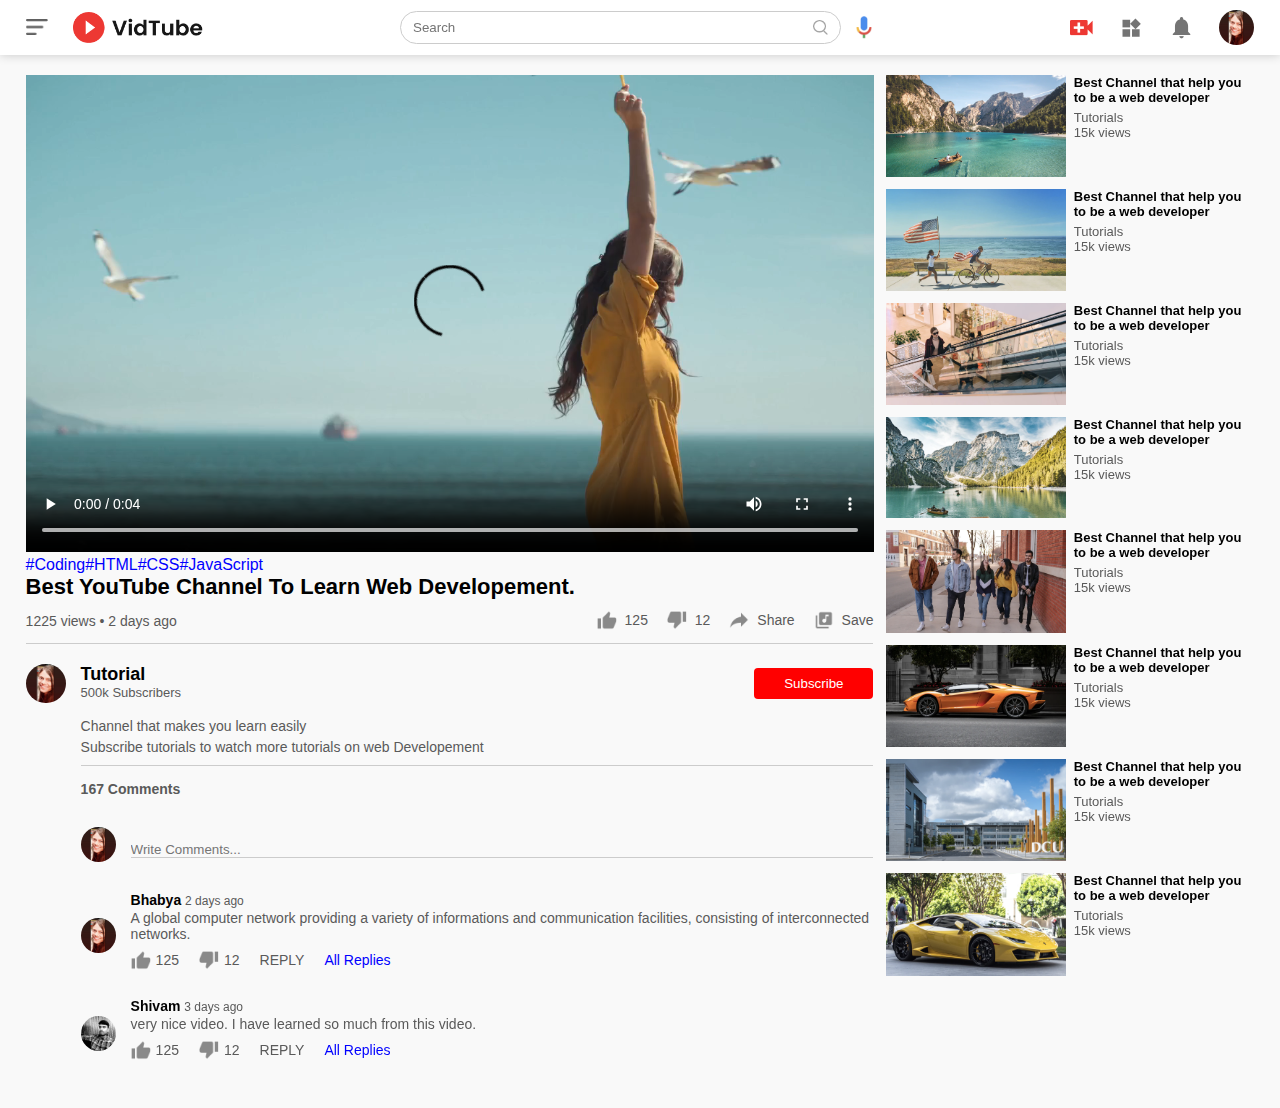
<file: play-video.html>
<!DOCTYPE html>
<html lang="en">
<head>
    <meta charset="UTF-8">
    <meta http-equiv="X-UA-Compatible" content="IE=edge">
    <meta name="viewport" content="width=device-width, initial-scale=1.0">
    <title>Play Video</title>
    <link rel="stylesheet" href="style.css">
</head>
<body>
    <nav class="flex-div">
        <div class="nav-left flex-div">
            <img src="menu.png" alt="menu" class="menu-icon">
            <img src="logo.png" alt="logo" class="logo">
        </div>
        <div class="nav-middle flex-div">
            <div class="search-box flex-div">
                <input type="text" placeholder="Search">
                <img src="search.png" alt="search">
            </div>
            <img src="voice-search.png" alt="voice" class="mic-icon">
        </div>
        <div class="nav-right flex-div">
            <img src="upload.png" alt="upload">
            <img src="more.png" alt="more">
            <img src="notification.png" alt="notification">
            <img src="Jack.jpeg" alt="user" class="user-icon">
        </div>
    </nav>

    <div class="container play-container">
        <div class="row">
            <div class="play-video">
                <video controls autoplay>
                    <source src="video.mp4" type="video/mp4">
                </video>
                <div class="tags">
                    <a href="">#Coding</a><a href="">#HTML</a><a href="">#CSS</a><a href="">#JavaScript</a>
                </div>

                <h3>Best YouTube Channel To Learn Web Developement.</h3>
                <div class="play-video-info">
                    <p>1225 views &bull; 2 days ago</p>
                    <div>
                        <a href=""><img src="like.png" alt="like">125</a>
                        <a href=""><img src="dislike.png" alt="dislike">12</a>
                        <a href=""><img src="share.png" alt="share">Share</a>
                        <a href=""><img src="save.png" alt="save">Save</a>
                    </div>
                </div>
                <hr>
                <div class="publisher">
                    <img src="Jack.jpeg" alt="user">
                    <div>
                        <p>Tutorial</p>
                        <span>500k Subscribers</span>
                    </div>
                    <button type="button">Subscribe</button>
                </div>
                <div class="vid-description">
                    <p>Channel that makes you learn easily </p>
                    <p>Subscribe tutorials to watch more tutorials on web Developement</p>
                    <hr>
                    <h4>167 Comments</h4>


                    <div class="add-comments">
                        <img src="Jack.jpeg" alt="user">
                        <input type="text" placeholder="Write Comments...">
                    </div>

                    <div class="old-comments">
                        <img src="Jack.jpeg" alt="user">
                        <div>
                            <h3>Bhabya <span>2 days ago</span></h3>
                            <p>A global computer network providing a variety of informations and communication facilities, consisting of interconnected networks.</p>
                            <div class="comment-action">
                                <img src="like.png" alt="like">
                                <span>125</span>
                                <img src="dislike.png" alt="dislike">
                                <span>12</span>
                                <span>REPLY</span>
                                <a href="">All Replies</a>
                            </div>
                        </div>
                    </div>
                    <div class="old-comments">
                        <img src="megan.jpeg" alt="user">
                        <div>
                            <h3>Shivam <span>3 days ago</span></h3>
                            <p>very nice video. I have learned so much from this video.</p>
                            <div class="comment-action">
                                <img src="like.png" alt="like">
                                <span>125</span>
                                <img src="dislike.png" alt="dislike">
                                <span>12</span>
                                <span>REPLY</span>
                                <a href="">All Replies</a>
                            </div>
                        </div>
                    </div>
                   

                </div>









            </div>
            <div class="right-sidebar">
                <div class="side-video-list">
                    <a href="" class="small-thumbnail"><img src="thumbnail1.png" alt="thumbnail"></a>
                    
                    <div class="vid-info">
                        <a href="">Best Channel that help you to be a web developer</a>
                        <p>Tutorials</p>
                        <p>15k views</p>
                    </div>
                </div>
                <div class="side-video-list">
                    <a href="" class="small-thumbnail"><img src="thumbnail2.png" alt="thumbnail"></a>
                    
                    <div class="vid-info">
                        <a href="">Best Channel that help you to be a web developer</a>
                        <p>Tutorials</p>
                        <p>15k views</p>
                    </div>
                </div>
                <div class="side-video-list">
                    <a href="" class="small-thumbnail"><img src="thumbnail3.png" alt="thumbnail"></a>
                    
                    <div class="vid-info">
                        <a href="">Best Channel that help you to be a web developer</a>
                        <p>Tutorials</p>
                        <p>15k views</p>
                    </div>
                </div>
                <div class="side-video-list">
                    <a href="" class="small-thumbnail"><img src="thumbnail4.png" alt="thumbnail"></a>
                    
                    <div class="vid-info">
                        <a href="">Best Channel that help you to be a web developer</a>
                        <p>Tutorials</p>
                        <p>15k views</p>
                    </div>
                </div>
                <div class="side-video-list">
                    <a href="" class="small-thumbnail"><img src="thumbnail5.png" alt="thumbnail"></a>
                    
                    <div class="vid-info">
                        <a href="">Best Channel that help you to be a web developer</a>
                        <p>Tutorials</p>
                        <p>15k views</p>
                    </div>
                </div>
                <div class="side-video-list">
                    <a href="" class="small-thumbnail"><img src="thumbnail6.png" alt="thumbnail"></a>
                    
                    <div class="vid-info">
                        <a href="">Best Channel that help you to be a web developer</a>
                        <p>Tutorials</p>
                        <p>15k views</p>
                    </div>
                </div>


                <div class="side-video-list">
                    <a href="" class="small-thumbnail"><img src="thumbnail7.png" alt="thumbnail"></a>
                    
                    <div class="vid-info">
                        <a href="">Best Channel that help you to be a web developer</a>
                        <p>Tutorials</p>
                        <p>15k views</p>
                    </div>
                </div>


                <div class="side-video-list">
                    <a href="" class="small-thumbnail"><img src="thumbnail8.png" alt="thumbnail"></a>
                    
                    <div class="vid-info">
                        <a href="">Best Channel that help you to be a web developer</a>
                        <p>Tutorials</p>
                        <p>15k views</p>
                    </div>
                </div>




            </div>
        </div>
    </div>

    
</body>
</html>
</file>
<file: style.css>
*{
    margin: 0;
    padding: 0;
    font-family: 'poppins', sans-serif;
    box-sizing: border-box;
}
a{
    text-decoration: none;
    color: #5a5a5a;
}
img{
    cursor: pointer;
    
}
.flex-div{
    display: flex;
    align-items: center;
}
nav{
    padding: 10px 2%;
    justify-content: space-between;
    box-shadow: 0 0 10px rgba(0, 0, 0, 0.2);
    background: #fff;
    position: sticky;
    top: 0;
    z-index: 10;
}
.nav-right img{
    width: 25px;
    margin-right: 25px;
}
.nav-right .user-icon{
    width: 35px;
    border-radius: 50%;
    margin-right: 0;
}
.nav-left .menu-icon{
    width: 22px;
    margin-right: 25px;
}
.nav-left .logo{
    width: 130px;

}
.nav-middle .mic-icon{
    width: 16px;
}

.nav-middle .search-box{
    border: 1px solid #ccc;
    margin-right: 15px;
    padding: 8px 12px;
    border-radius: 25px;

}
.nav-middle .search-box input{
    width: 400px;
    border: 0;
    outline: 0;
    background: transparent;
}
.nav-middle .search-box img{
    width: 15px;

}

/*-------sidebar----------*/

.sidebar{
    background: #fff;
    width: 15%;
    height: 100vh;
    position: fixed;
    top: 0;
    padding-left: 2%;
    padding-top: 80px;
}
.shortcut-links a img{
    width: 20px;
    margin-right: 20px;
}
.shortcut-links a{
    display: flex;
    align-items: center;
    margin-bottom: 20px;
    width: fit-content;
    flex-wrap: wrap;
}
.shortcut-links a:first-child{
    color: #ed3833;
}
.sidebar hr{
    border: 0;
    height: 1px;
    width: 85%;
    background: #ccc;
}
.subscribed-list h3{
    font-size: 13px;
    margin: 20px 0;
    color: #5a5a5a;

}
.subscribed-list a{
    display: flex;
    align-items: center;
    margin-bottom: 20px;
    width: fit-content;
    flex-wrap: wrap;

}
.subscribed-list a img{
    width: 25px;
    border-radius: 50%;
    margin-right: 20px;
}
.small-sidebar{
    width: 5%;
    
}
.small-sidebar a p{
    display: none;

}
.small-sidebar h3{
    display: none;
}
.small-sidebar hr{
    width: 50%;
    margin-bottom: 25px;

}

/*------------main--------------*/

.container{
    background: #f9f9f9;
    padding-left: 17%;
    padding-right: 2%;
    padding-top: 20px;
    padding-bottom: 20px;
}
.large-container{
    padding-left: 7%;

}
.banner{
    width: 100%;
    
}
.banner img{
    width: 100%;
    border-radius: 8px;
    /*height: 50%;*/
}
.list-container{
    display: grid;
    grid-template-columns: repeat(auto-fit, minmax(250px,1fr));
    grid-column-gap: 16px;
    grid-row-gap: 30px;
    margin-top: 15px;
}
.vid-list .thumbnail{
    width: 100%;
    border-radius: 5px;

}
.vid-list .flex-div{
    align-items: flex-start;
    margin-top: 7px;

}
.vid-list .flex-div img{
    width: 35px;
    margin-right: 10px;
    border-radius: 50%;
}
.vid-info{
    color: #5a5a5a;
    font-size: 13px;
}
.vid-info a{
    color: #000;
    font-weight: 600;
    display: block;
    margin-bottom: 5px;
}
@media screen and (max-width:900px){
    .menu-icon{
        display: none;

    }
    .sidebar{
        display: none;
    }
    .container, .large-container{
        padding-left: 5%;
        padding-right: 5%;
    }
    .nav-right img{
        display: none;
    }
    .nav-right .user-icon{
        display: block;
        width: 30px;
    }
    .nav-middle .search-box input{
        width: 100px;
    }
    .nav-middle .mic-icon{
        display: none;
    }
    .logo{
        width: 90px;
    }

}
.play-container{
    padding-left: 2%;

}
.row{
    display: flex;
    justify-content: space-between;
    flex-wrap: wrap;
}
.play-video{
    flex-basis: 69%;
}
.right-sidebar{
    flex-basis: 30%;

}
.play-video video{
    width: 100%;

}
.side-video-list{
    display: flex;
    justify-content: space-between;
    margin-bottom: 8px;
}
.side-video-list img{
    width: 100%;

}
.side-video-list .small-thumbnail{
    flex-basis: 49%;

}
.side-video-list .vid-info{
    flex-basis: 49%;
}
.play-video .tags a{
    color: #0000ff;

}
.play-video h3{
    font-weight: 600;
    font-size: 22px;
}
.play-video .play-video-info{
    display: flex;
    align-items: center;
    justify-content: space-between;
    flex-wrap: wrap;
    margin-top: 10px;
    font-size: 14px;
    color: #5a5a5a;
}
.play-video .play-video-info a img{
    width: 20px;
    margin-right: 8px;
}
.play-video .play-video-info a{
    display: inline-flex;
    align-items: center;
    margin-left: 15px;

}
.play-video hr{
    border: 0;
    height: 1px;
    background: #ccc;
    margin: 10px 0;
}
.publisher{
    display: flex;
    align-items: center;
    margin-top: 20px;

}
.publisher div{
    flex: 1;
    line-height: 18px;

}
.publisher img{
    width: 40px;
    border-radius: 50%;
    margin-right: 15px;
}
.publisher div p{
    color: #000;
    font-weight: 600;
    font-size: 18px;
}
.publisher div span{
    font-size: 13px;
    color: #5a5a5a;

}
.publisher button{
    background: red;
    color: #fff;
    padding: 8px 30px;
    border: 0;
    outline: 0;
    border-radius: 4px;
    cursor: pointer;
}
.vid-description{
    padding-left: 55px;
    margin: 15px 0;
}
.vid-description p{
    font-size: 14px;
    margin-bottom: 5px;
    color: #5a5a5a;
}
.vid-description h4{
    font-size: 14px;
    color: #5a5a5a;
    margin-top: 15px;

}
.add-comments{
    display: flex;
    align-items: center;
    margin: 30px 0;

}
.add-comments img{
    width: 35px;
    border-radius: 50%;
    margin-right: 15px;
}
.add-comments input{
    border: 0;
    outline: 0;
    border-bottom: 1px solid #ccc;
    width: 100%;
    padding-top: 10px;
    background: transparent;
}
.old-comments{
    display: flex;
    align-items: center;
    margin: 20px 0;

}
.old-comments img{
    width: 35px;
    border-radius: 50%;
    margin-right: 15px;

}
.old-comments h3{
    font-size: 14px;
    margin-bottom: 2px;
}
.old-comments h3 span{
    font-size: 12px;
    color: #5a5a5a;
    font-weight: 500;
    margin-left: 0px;
}
.old-comments .comment-action{
    display: flex;
    align-items: center;
    margin: 8px 0;
    font-size: 14px;
}
.old-comments .comment-action img{
    border-radius: 0;
    width: 20px;
    margin-right: 5px;
}
.old-comments .comment-action span{
    margin-right: 20px;
    color: #5a5a5a;
}
.old-comments .comment-action a{
    color: #0000ff;

}
@media(max-width: 900px){
    .play-video{
        flex-basis: 100%;
    }
    .right-sidebar{
        flex-basis: 100%;
    }
    .play-container{
        padding-left: 5%;
    }
    .vid-description{
        padding-left: 0;
    }
    .play-video .play-video-info a{
        margin-left: 0;
        margin-right: 15px;
        margin-top: 15px;
    }
}
</file>
